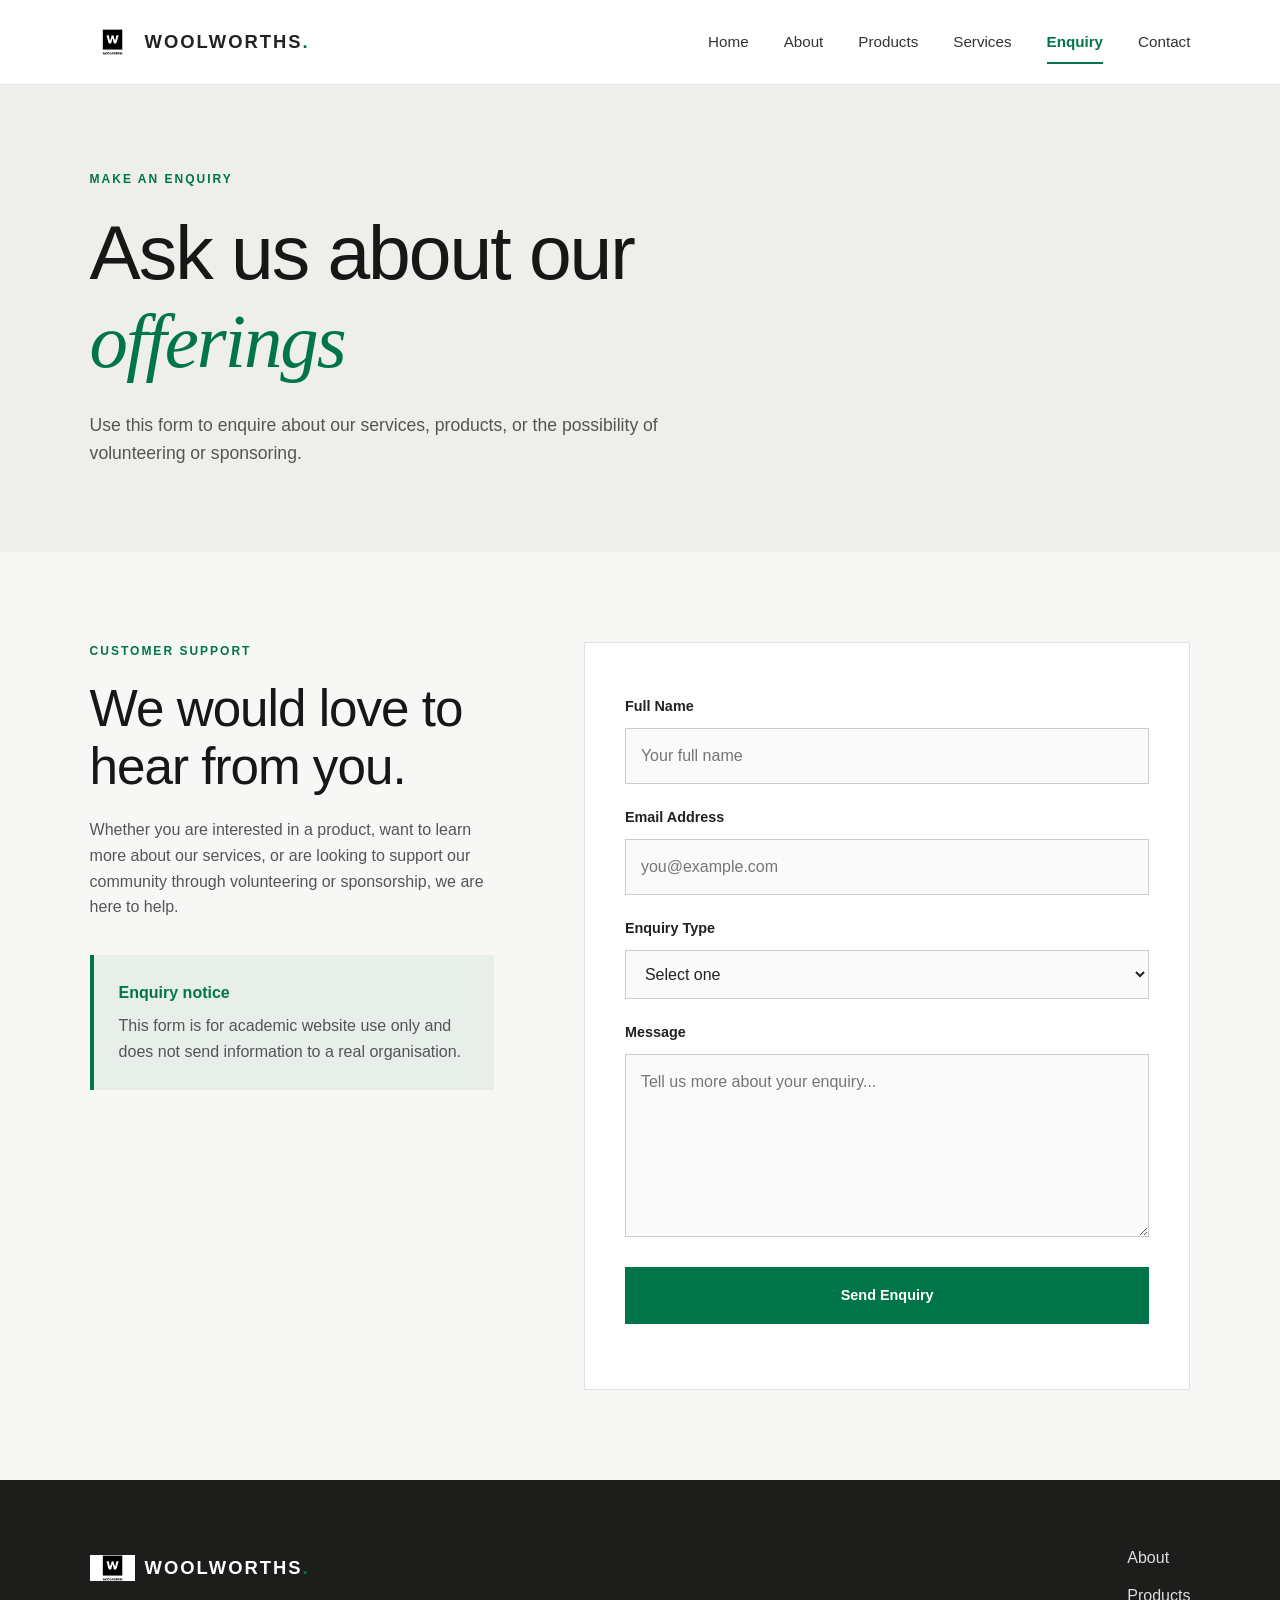
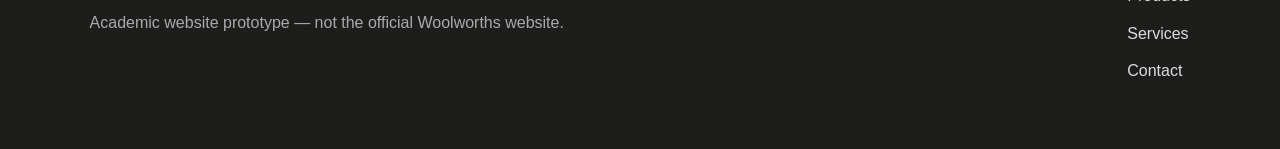
<file: WEDE Assignment/enquiry.html>
<!DOCTYPE html>
<html lang="en">

<head>
    <meta charset="UTF-8">
    <meta name="viewport" content="width=device-width, initial-scale=1.0">
    <title>Enquiry | Woolworths</title>
    <link rel="stylesheet" href="css/style.css">
</head>

<body>

    <header class="site-header">
        <a class="logo" href="index.html">
            <img src="images/woolworths.jpg" alt="Woolworths Logo" class="logo-img">
            <span class="logo-text">WOOLWORTHS<span>.</span></span>
        </a>

        <button class="menu-toggle" aria-label="Open menu">
            ☰
        </button>

        <nav>
            <a href="index.html">Home</a>
            <a href="about.html">About</a>
            <a href="product.html">Products</a>
            <a href="service.html">Services</a>
            <a class="active" href="enquiry.html">Enquiry</a>
            <a href="Contact.html">Contact</a>
        </nav>
    </header>

    <main>

        <section class="page-hero compact">
            <p class="eyebrow">MAKE AN ENQUIRY</p>
            <h1>
                Ask us about our
                <br>
                <em>offerings</em>
            </h1>
            <p>
                Use this form to enquire about our services, products, or the possibility of volunteering or sponsoring.
            </p>
        </section>

        <section class="section contact-layout">
            <div>
                <p class="eyebrow">CUSTOMER SUPPORT</p>
                <h2>We would love to hear from you.</h2>
                <p>
                    Whether you are interested in a product, want to learn more about our services,
                    or are looking to support our community through volunteering or sponsorship,
                    we are here to help.
                </p>

                <div class="contact-note">
                    <strong>Enquiry notice</strong>
                    <p>
                        This form is for academic website use only and does not send information
                        to a real organisation.
                    </p>
                </div>
            </div>

            <form id="contactForm" novalidate>
                <label for="name">Full Name</label>
                <input id="name" name="name" type="text" placeholder="Your full name" required>

                <label for="email">Email Address</label>
                <input id="email" name="email" type="email" placeholder="you@example.com" required>

                <label for="type">Enquiry Type</label>
                <select id="type" name="type" required>
                    <option value="">Select one</option>
                    <option value="service">Service enquiry</option>
                    <option value="product">Product enquiry</option>
                    <option value="volunteer">Volunteer enquiry</option>
                    <option value="sponsor">Sponsorship enquiry</option>
                </select>

                <label for="message">Message</label>
                <textarea id="message" name="message" rows="6" placeholder="Tell us more about your enquiry..." required></textarea>

                <button class="btn" type="submit">Send Enquiry</button>

                <p id="formMessage" class="form-message" role="status"></p>
            </form>
        </section>

    </main>

    <footer>
        <div>
            <a class="logo" href="index.html">
                <img src="images/woolworths.jpg" alt="Woolworths Logo" class="logo-img">
                <span class="logo-text">WOOLWORTHS<span>.</span></span>
            </a>

            <p>
                Academic website prototype — not the official Woolworths website.
            </p>
        </div>

        <div>
            <a href="about.html">About</a>
            <a href="product.html">Products</a>
            <a href="service.html">Services</a>
            <a href="Contact.html">Contact</a>
        </div>
    </footer>

    <script src="script.js"></script>

</body>

</html>
</file>
<file: WEDE Assignment/css/style.css>
/* =========================================================
WOOLWORTHS ACADEMIC WEBSITE
Main stylesheet for:
index.html
about.html
product.html
service.html
Contact.html
========================================================= */

/* =========================================================
1. RESET / GENERAL STYLES
   ========================================================= */

* {
  margin: 0;
  padding: 0;
  box-sizing: border-box;
  }

html {
scroll-behavior: smooth;
}

body {
font-family: Arial, Helvetica, sans-serif;
background: #f7f7f5;
color: #222;
line-height: 1.6;
}

img {
max-width: 100%;
display: block;
}

a {
color: inherit;
text-decoration: none;
}

button,
input,
select,
textarea {
font: inherit;
}

/* =========================================================
2. HEADER / NAVIGATION
========================================================= */

.site-header {
width: 100%;
min-height: 80px;
padding: 0 7%;
background: #ffffff;
display: flex;
align-items: center;
justify-content: space-between;
border-bottom: 1px solid #e5e5e5;
position: sticky;
top: 0;
z-index: 1000;
}

.logo {
display: flex;
align-items: center;
gap: 10px;
font-weight: 700;
}

.logo-img {
width: 45px;
height: 45px;
object-fit: contain;
}

.logo-text {
font-size: 1.15rem;
letter-spacing: 2px;
font-weight: 700;
}

.logo-text span {
color: #00754a;
}

nav {
display: flex;
align-items: center;
gap: 35px;
}

nav a {
position: relative;
padding: 30px 0;
font-size: 0.95rem;
color: #333;
transition: color 0.3s ease;
}

nav a:hover {
color: #00754a;
}

nav a.active {
color: #00754a;
font-weight: 700;
}

nav a.active::after {
content: "";
position: absolute;
bottom: 20px;
left: 0;
width: 100%;
height: 2px;
background: #00754a;
}

.menu-toggle {
display: none;
background: none;
border: none;
font-size: 28px;
cursor: pointer;
}

/* =========================================================
3. GENERAL LAYOUT
========================================================= */

main {
min-height: 70vh;
}

.section {
width: 86%;
max-width: 1200px;
margin: 0 auto;
padding: 90px 0;
}

.section-heading {
display: flex;
justify-content: space-between;
align-items: flex-end;
gap: 30px;
margin-bottom: 45px;
}

/* =========================================================
4. TYPOGRAPHY
========================================================= */

h1,
h2,
h3 {
line-height: 1.15;
color: #171717;
}

h1 {
font-size: clamp(3rem, 6vw, 5.5rem);
font-weight: 500;
letter-spacing: -2px;
}

h2 {
font-size: clamp(2rem, 4vw, 3.3rem);
font-weight: 500;
letter-spacing: -1px;
}

h3 {
font-size: 1.4rem;
}

h1 em,
h2 em {
font-family: Georgia, "Times New Roman", serif;
font-weight: 400;
color: #00754a;
}

p {
color: #555;
}

.eyebrow {
margin-bottom: 18px;
color: #00754a;
font-size: 0.75rem;
font-weight: 700;
letter-spacing: 2px;
text-transform: uppercase;
}

.wide-text {
max-width: 800px;
margin-top: 25px;
font-size: 1.1rem;
}

/* =========================================================
5. HOME HERO
========================================================= */

.hero {
min-height: 650px;
padding: 100px 7%;
display: flex;
align-items: center;
background:
    linear-gradient(
        90deg,
        rgba(247, 247, 245, 0.98) 0%,
        rgba(247, 247, 245, 0.88) 45%,
        rgba(247, 247, 245, 0.25) 100%
    ),
    url("../images/hero.jpg");
background-size: cover;
background-position: center;
}

.hero-content {
max-width: 700px;
}

.hero-content > p:not(.eyebrow) {
max-width: 620px;
margin: 30px 0;
font-size: 1.05rem;
}

/* =========================================================
6. PAGE HERO
========================================================= */

.page-hero {
padding: 120px 7%;
background: #eeeeea;
}

.page-hero.compact {
padding: 85px 7%;
}

.page-hero h1 {
max-width: 850px;
}

.page-hero > p:last-child {
max-width: 650px;
margin-top: 25px;
font-size: 1.1rem;
}

/* =========================================================
7. BUTTONS
========================================================= */

.btn {
display: inline-block;
padding: 15px 28px;
background: #00754a;
color: white;
border: 2px solid #00754a;
font-size: 0.9rem;
font-weight: 700;
transition: all 0.3s ease;
}

.btn:hover {
background: #005b39;
border-color: #005b39;
transform: translateY(-2px);
}

.btn.light {
background: white;
color: #00754a;
border-color: white;
}

.btn.light:hover {
background: transparent;
color: white;
}

.text-link {
color: #00754a;
font-weight: 700;
transition: color 0.3s ease;
}

.text-link:hover {
color: #004f34;
text-decoration: underline;
}

.outline-btn {
margin-top: 20px;
padding: 10px 18px;
background: transparent;
color: #00754a;
border: 1px solid #00754a;
cursor: pointer;
transition: all 0.3s ease;
}

.outline-btn:hover {
background: #00754a;
color: white;
}

/* =========================================================
8. HOME INTRODUCTION
========================================================= */

.intro {
display: grid;
grid-template-columns: 1fr 1fr;
gap: 80px;
align-items: start;
}

.intro p {
font-size: 1.1rem;
}

/* =========================================================
9. CATEGORY CARDS
========================================================= */

.cards.four {
display: grid;
grid-template-columns: repeat(4, 1fr);
gap: 20px;
}

.category-card {
background: white;
border: 1px solid #e3e3e3;
min-height: 330px;
display: flex;
flex-direction: column;
justify-content: space-between;
padding: 25px;
transition: all 0.3s ease;
}

.category-card:hover {
transform: translateY(-8px);
box-shadow: 0 15px 35px rgba(0, 0, 0, 0.08);
}

.category-card img {
width: 80px;
height: 80px;
object-fit: contain;
margin-bottom: 25px;
}

.category-card h3 {
margin-bottom: 12px;
}

.category-card p {
font-size: 0.95rem;
}

/* =========================================================
10. PROMOTION / CALL TO ACTION
========================================================= */

.promo {
width: 100%;
padding: 80px 7%;
background: #00754a;
color: white;
display: flex;
justify-content: space-between;
align-items: center;
gap: 50px;
}

.promo h2 {
color: white;
max-width: 700px;
}

.promo p {
color: rgba(255, 255, 255, 0.85);
max-width: 700px;
margin-top: 15px;
}

/* =========================================================
11. VALUES SECTION
========================================================= */

.values {
padding-bottom: 110px;
}

.value-grid {
display: grid;
grid-template-columns: repeat(3, 1fr);
gap: 50px;
margin-top: 50px;
}

.value-grid strong {
color: #00754a;
font-size: 2rem;
font-weight: 400;
}

.value-grid h3 {
margin: 15px 0 10px;
}

/* =========================================================
12. ABOUT - HISTORY
========================================================= */

.story {
display: grid;
grid-template-columns: 0.8fr 1.2fr;
gap: 100px;
}

.story > div:last-child p {
margin-bottom: 22px;
font-size: 1.05rem;
}

/* =========================================================
13. ABOUT - DARK SECTION
========================================================= */

.dark-section {
padding: 100px 7%;
background: #1d1d1b;
color: white;
display: grid;
grid-template-columns: 1fr 1fr;
gap: 100px;
}

.dark-section h2 {
color: white;
max-width: 600px;
}

.dark-section p {
color: #d2d2d2;
margin-top: 20px;
}

.values-list {
display: flex;
flex-direction: column;
}

.values-list > div {
padding: 22px 0;
border-bottom: 1px solid #444;
display: flex;
justify-content: space-between;
gap: 20px;
}

.values-list b {
color: white;
}

.values-list span {
color: #aaa;
}

/* =========================================================
14. PRODUCTS
========================================================= */

.filter {
display: flex;
flex-wrap: wrap;
gap: 10px;
margin-bottom: 45px;
}

.filter-btn {
padding: 11px 22px;
border: 1px solid #ccc;
background: white;
color: #333;
cursor: pointer;
transition: all 0.3s ease;
}

.filter-btn:hover,
.filter-btn.active {
background: #00754a;
color: white;
border-color: #00754a;
}

.product-grid {
display: grid;
grid-template-columns: repeat(2, 1fr);
gap: 25px;
}

.product-card {
background: white;
border: 1px solid #e2e2e2;
display: grid;
grid-template-columns: 180px 1fr;
gap: 30px;
padding: 30px;
transition: all 0.3s ease;
}

.product-card:hover {
transform: translateY(-5px);
box-shadow: 0 15px 30px rgba(0, 0, 0, 0.08);
}

.product-card > img {
width: 150px;
height: 150px;
object-fit: contain;
}

.product-card small {
color: #00754a;
font-weight: 700;
letter-spacing: 1.5px;
}

.product-card h3 {
margin: 10px 0;
}

.product-card p {
font-size: 0.95rem;
}

/* =========================================================
15. SERVICES
========================================================= */

.service-grid {
display: grid;
grid-template-columns: repeat(2, 1fr);
gap: 1px;
background: #d8d8d8;
}

.service {
background: #f7f7f5;
padding: 45px;
min-height: 300px;
transition: background 0.3s ease;
}

.service:hover {
background: white;
}

.service > span {
display: inline-block;
color: #00754a;
font-weight: 700;
font-size: 0.9rem;
margin-bottom: 25px;
}

.service h2 {
font-size: 2rem;
margin-bottom: 18px;
}

.service p {
max-width: 500px;
margin-bottom: 25px;
}

/* =========================================================
16. CONTACT PAGE
========================================================= */

.contact-layout {
display: grid;
grid-template-columns: 0.8fr 1.2fr;
gap: 90px;
align-items: start;
}

.contact-layout > div:first-child > p:not(.eyebrow) {
max-width: 500px;
margin-top: 20px;
}

.contact-note {
margin-top: 35px;
padding: 25px;
background: #e8eee9;
border-left: 4px solid #00754a;
}

.contact-note strong {
color: #00754a;
}

.contact-note p {
margin-top: 8px;
}

/* =========================================================
17. FORM
========================================================= */

#contactForm {
display: flex;
flex-direction: column;
gap: 10px;
background: white;
padding: 40px;
border: 1px solid #e1e1e1;
}

#contactForm label {
margin-top: 12px;
font-weight: 700;
font-size: 0.9rem;
}

#contactForm input,
#contactForm select,
#contactForm textarea {
width: 100%;
padding: 14px 15px;
border: 1px solid #ccc;
background: #fafafa;
color: #222;
outline: none;
transition: border 0.3s ease;
}

#contactForm input:focus,
#contactForm select:focus,
#contactForm textarea:focus {
border-color: #00754a;
background: white;
}

#contactForm textarea {
resize: vertical;
min-height: 150px;
}

#contactForm .btn {
margin-top: 20px;
cursor: pointer;
}

.form-message {
margin-top: 15px;
font-weight: 700;
}

/* =========================================================
18. FOOTER
========================================================= */

footer {
background: #1d1d1b;
color: white;
padding: 65px 7%;
display: flex;
justify-content: space-between;
gap: 60px;
}

footer .logo-text {
color: white;
}

footer p {
max-width: 500px;
margin-top: 20px;
color: #aaa;
}

footer > div:last-child {
display: flex;
flex-direction: column;
gap: 12px;
}

footer > div:last-child a {
color: #ddd;
transition: color 0.3s ease;
}

footer > div:last-child a:hover {
color: #ffffff;
}

/* =========================================================
19. RESPONSIVE DESIGN - TABLET
========================================================= */

@media (max-width: 900px) {

.site-header {
    padding: 0 5%;
}

nav {
    gap: 20px;
}

.section {
    width: 90%;
    padding: 70px 0;
}

.cards.four {
    grid-template-columns: repeat(2, 1fr);
}

.intro,
.story,
.contact-layout,
.dark-section {
    grid-template-columns: 1fr;
    gap: 50px;
}

.value-grid {
    grid-template-columns: 1fr;
}

.product-grid {
    grid-template-columns: 1fr;
}

.promo {
    padding: 70px 5%;
}

}

/* =========================================================
20. RESPONSIVE DESIGN - MOBILE
========================================================= */

@media (max-width: 650px) {

.site-header {
    min-height: 70px;
    padding: 0 5%;
}

.logo-img {
    width: 38px;
    height: 38px;
}

.logo-text {
    font-size: 0.95rem;
}

.menu-toggle {
    display: block;
}

nav {
    position: absolute;
    top: 70px;
    left: 0;
    width: 100%;
    background: white;
    display: none;
    flex-direction: column;
    align-items: stretch;
    border-top: 1px solid #ddd;
    box-shadow: 0 10px 20px rgba(0, 0, 0, 0.08);
}

nav.open {
    display: flex;
}

nav a {
    padding: 17px 25px;
    border-bottom: 1px solid #eee;
}

nav a.active::after {
    display: none;
}

h1 {
    font-size: 3rem;
    letter-spacing: -1px;
}

h2 {
    font-size: 2.2rem;
}

.hero {
    min-height: 600px;
    padding: 80px 6%;
    background:
        linear-gradient(
            rgba(247, 247, 245, 0.90),
            rgba(247, 247, 245, 0.90)
        ),
        url("../images/hero.jpg");
    background-size: cover;
    background-position: center;
}

.page-hero,
.page-hero.compact {
    padding: 75px 6%;
}

.section {
    width: 88%;
    padding: 60px 0;
}

.cards.four {
    grid-template-columns: 1fr;
}

.product-card {
    grid-template-columns: 1fr;
}

.product-card > img {
    width: 100%;
    height: 150px;
}

.service-grid {
    grid-template-columns: 1fr;
}

.service {
    padding: 35px 25px;
}

.promo {
    flex-direction: column;
    align-items: flex-start;
    padding: 60px 7%;
}

.contact-layout {
    gap: 40px;
}

#contactForm {
    padding: 25px;
}

.dark-section {
    padding: 70px 7%;
}

.values-list > div {
    flex-direction: column;
    gap: 5px;
}

footer {
    flex-direction: column;
    padding: 50px 7%;
}

}

/* =========================================================
21. SMALL MOBILE PHONES
========================================================= */

@media (max-width: 400px) {

h1 {
    font-size: 2.5rem;
}

h2 {
    font-size: 1.9rem;
}

.hero {
    min-height: 550px;
}

.filter {
    flex-direction: column;
}

.filter-btn {
    width: 100%;
}

}
</file>
